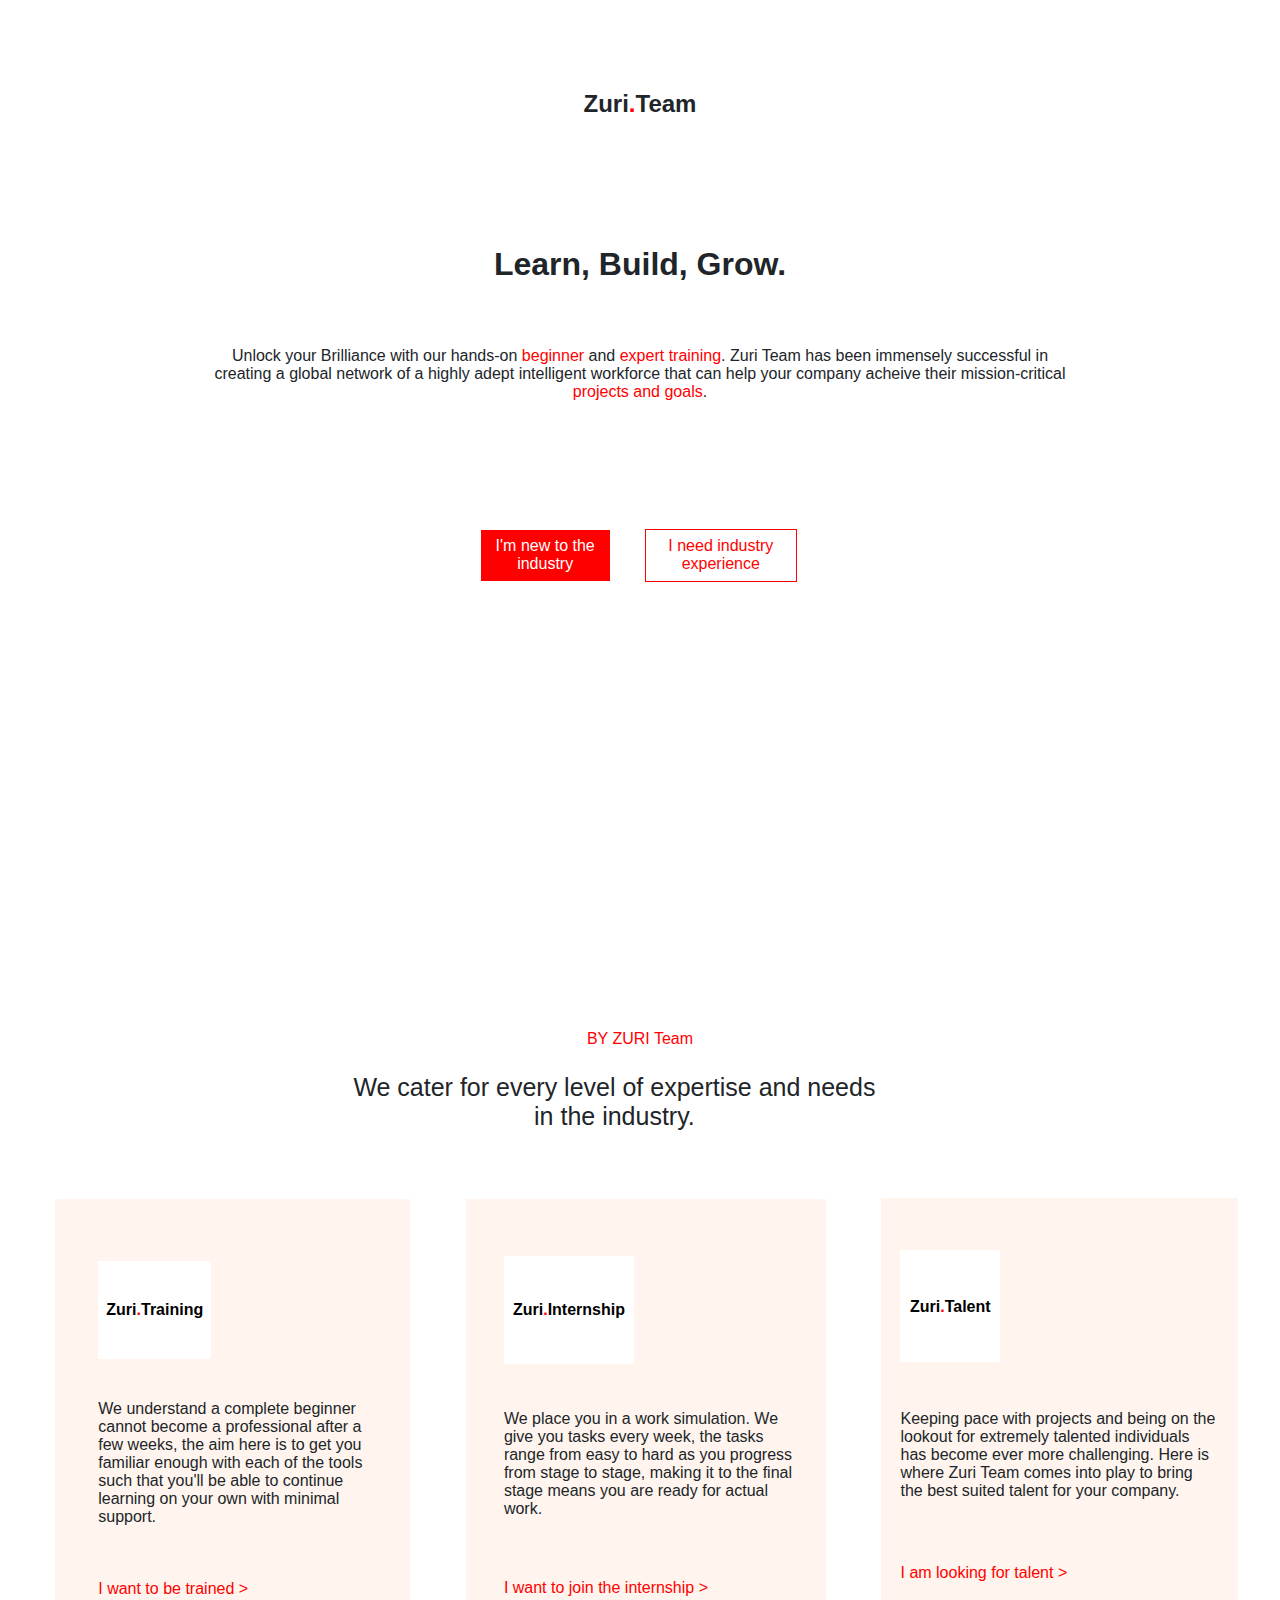
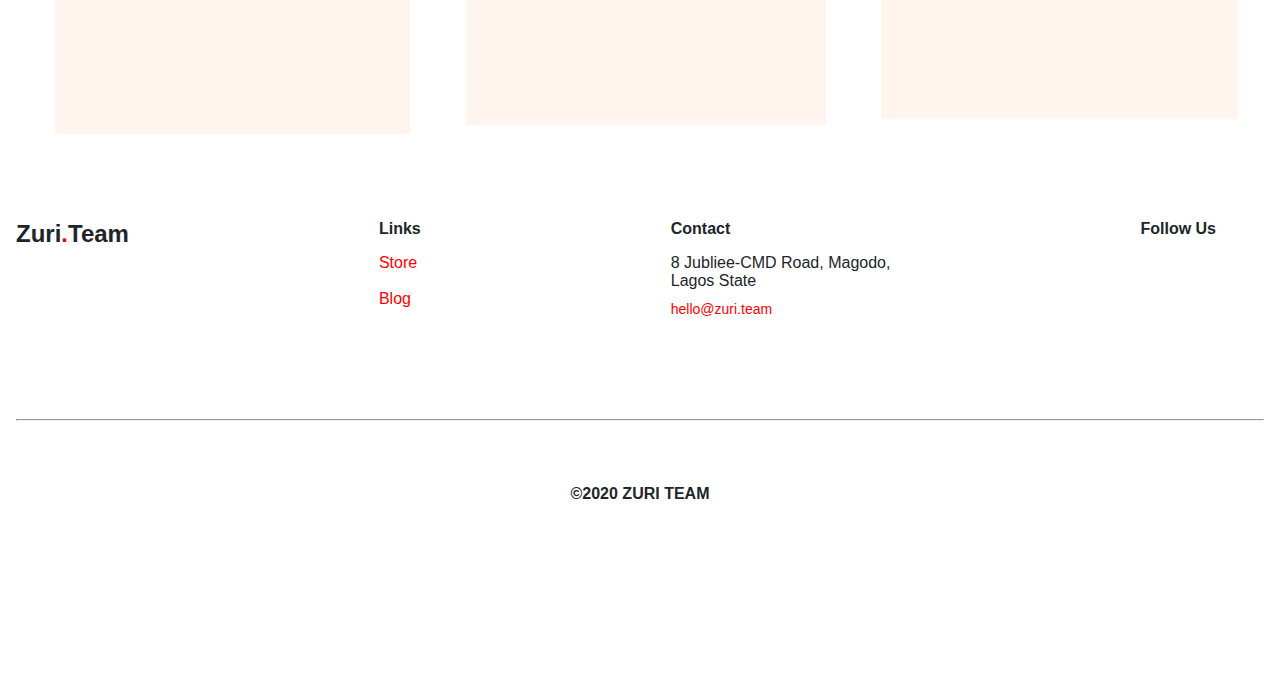
<file: index.html>
<!DOCTYPE html>
<html lang="en">
  <head>
    <meta charset="UTF-8" />
    <meta http-equiv="X-UA-Compatible" content="IE=edge" />
    <meta name="viewport" content="width=device-width, initial-scale=1.0" />
    <title>ZURI | Learn, Build, Grow.</title>
    <link rel="stylesheet" href="style.css" />
  </head>
  <body>
    <main>
      <div class="head">
        <h2>Zuri<span>.</span>Team</h2>
      </div>
      <div class="headd">
        <h1>Learn, Build, Grow.</h1>
      </div>
      <div class="text">
        <p>
          Unlock your Brilliance with our hands-on
          <span>beginner</span> and <span>expert training</span>. Zuri Team has
          been immensely successful in creating a global network of a highly
          adept intelligent workforce that can help your company acheive their
          mission-critical <span>projects and goals</span>.
        </p>
      </div>
      <div class="button">
        <a href="industry.html"><button id="btn-1">I'm new to the industry</button></a><br />
        <a href="experience.html"><button id="btn-2">I need industry experience</button></a>
      </div>
      <div class="by-who">
        <p><span>BY ZURI Team</span></p>
      </div>
      <div class="textt">
        <p>We cater for every level of expertise and needs in the industry.</p>
      </div>
      <div class="flex">
      <section>
        <div class="sec" id="first-sec">
          <div>
            <h4><span class="white">Zuri<span>.</span>Training</span></h4>
          </div>
          <div class="texttt">
            <p>
              We understand a complete beginner cannot become a professional
              after a few weeks, the aim here is to get you familiar enough with
              each of the tools such that you'll be able to continue learning on
              your own with minimal support.
            </p>
          </div>
          <div>
            <a href=""><span>I want to be trained ></span></a>
          </div>
        </div>
      </section>
      <section>
        <div class="sec" id="second-sec">
          <div>
            <h4><span class="white">Zuri<span>.</span>Internship</span></h4>
          </div>
          <div>
            <p class="texttt">
              We place you in a work simulation. We give you tasks every week,
              the tasks range from easy to hard as you progress from stage to
              stage, making it to the final stage means you are ready for actual
              work.
            </p>
          </div>
          <div>
            <a href=""><span>I want to join the internship ></span></a>
          </div>
        </div>
      </section>
      <section>
        <div class="sec" id="third-sec">
          <div>
            <h4><span class="white">Zuri<span>.</span>Talent</span></h4>
          </div>
          <div>
            <p class="texttt">
              Keeping pace with projects and being on the lookout for extremely
              talented individuals has become ever more challenging. Here is
              where Zuri Team comes into play to bring the best suited talent
              for your company.
            </p>
          </div>
          <div>
            <a href=""><span>I am looking for talent ></span></a>
          </div>
        </div>
      </section>
      </div>
    </main>
    <footer>
      <div class="zuri">
      <div class="foot">
        <h1>Zuri<span>.</span>Team</h1>
      </div>
      <div>
        <h2 class="h2" id="links">Links</h2>
        <div class="link">
          <a href=""><span>Store</span></a
          ><br />
          <br />
          <a href=""><span>Blog</span></a>
        </div>
      </div>
      <div>
        <h2 class="h2" id="contact">Contact</h2>
        <div class="ttext">
          <p>
            8 Jubliee-CMD Road, Magodo,<br />
            Lagos State
          </p>
        </div>
        <div class="link" id="link">
          <a href="mailto:hello@zuri.team"><span>hello@zuri.team</span></a>
        </div>
      </div>
      <div>
        <h2 class="h2">Follow Us</h2>
        <a href=""></a>
        <a href=""></a>
        <a href=""></a>
        <a href=""></a>
      </div>
    </div>
      <div>
        <hr style="margin: 0 1em;"/>
        <p class="footer">&copy;2020 ZURI TEAM</p>
      </div>
    </footer>
  </body>
</html>
</file>
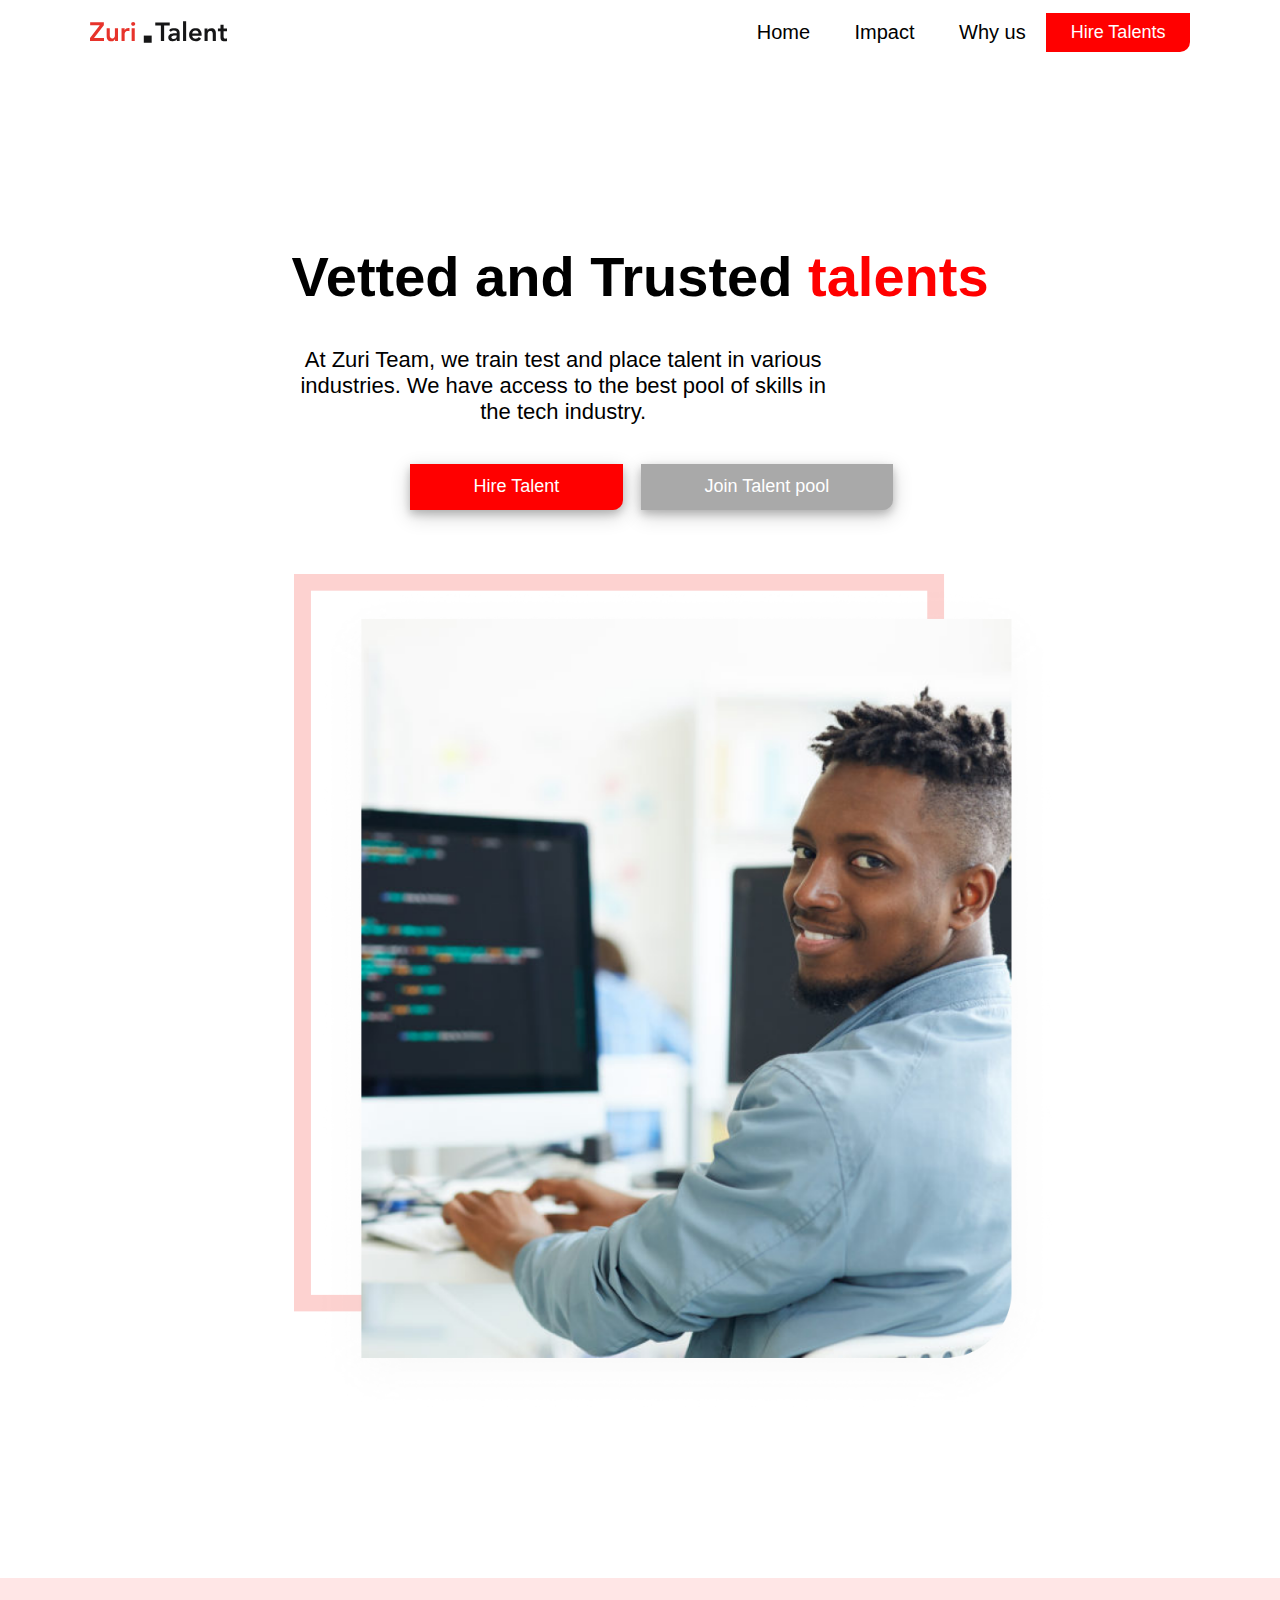
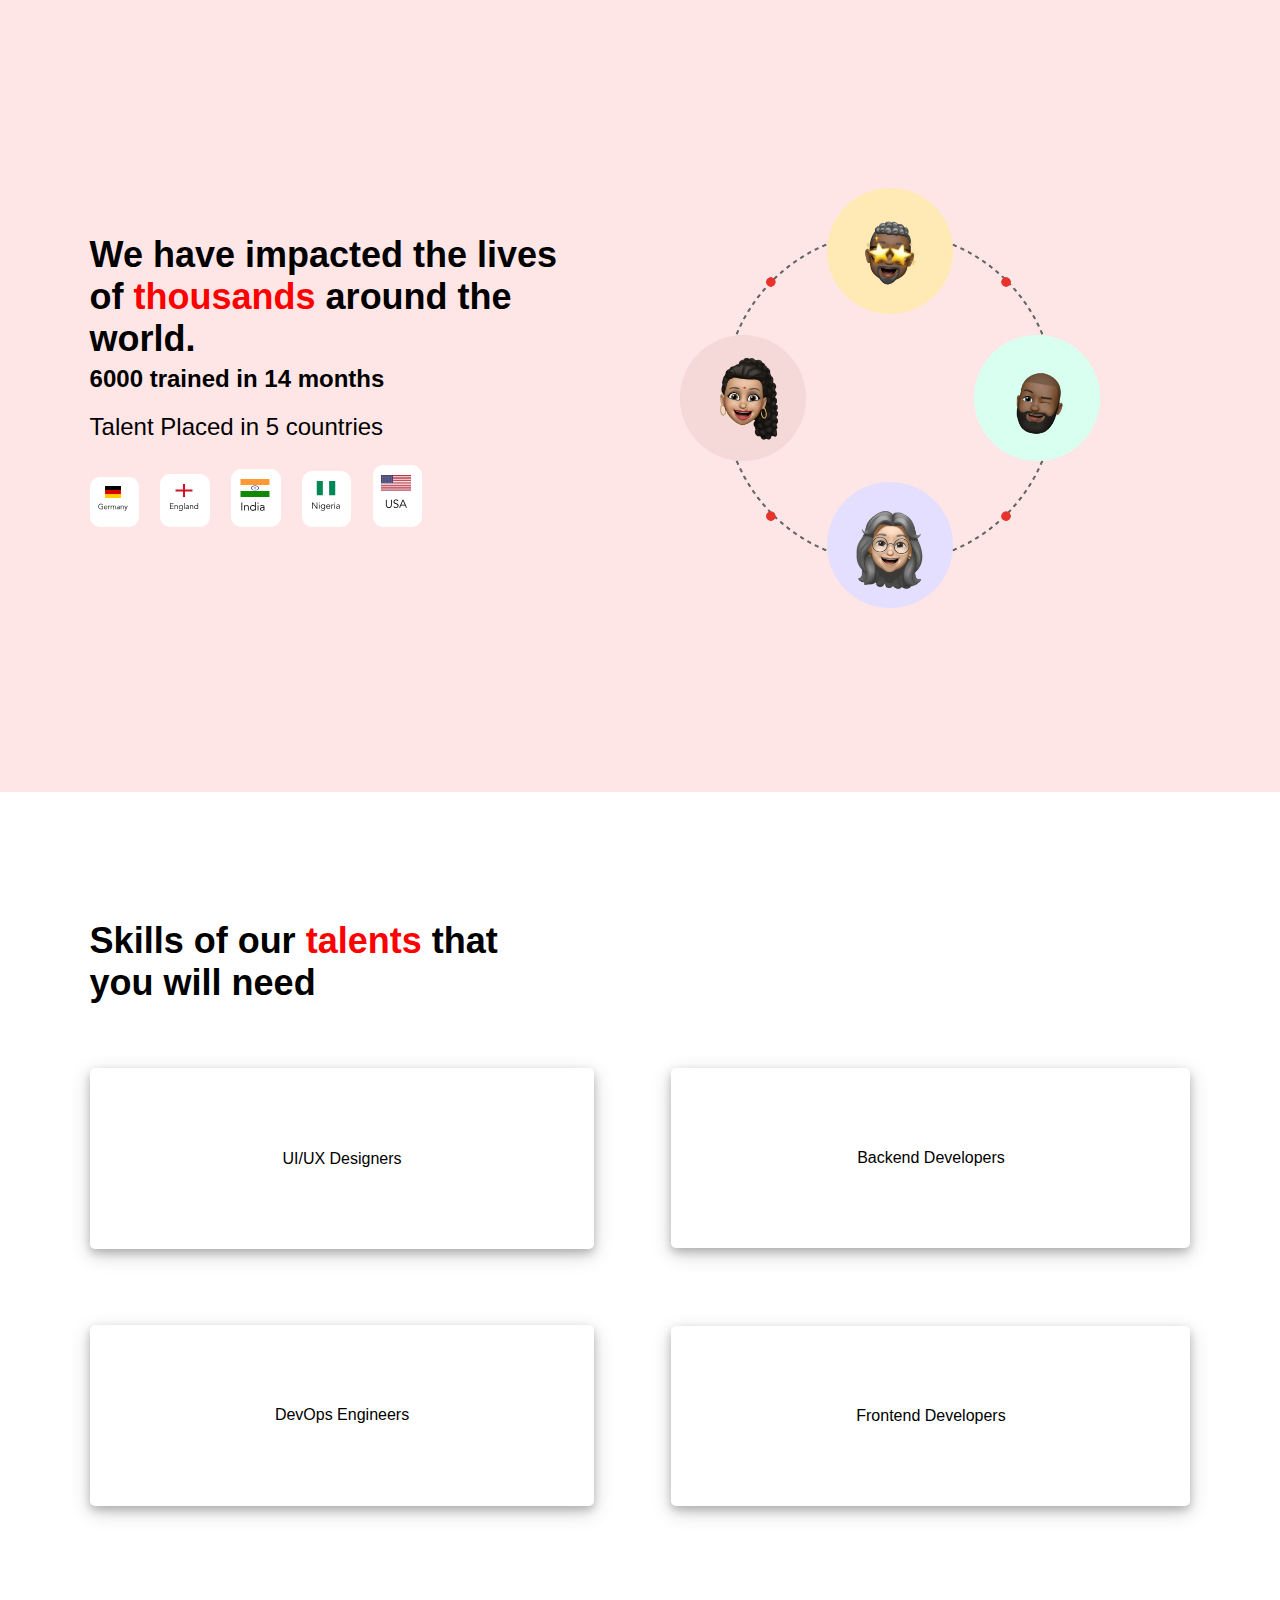
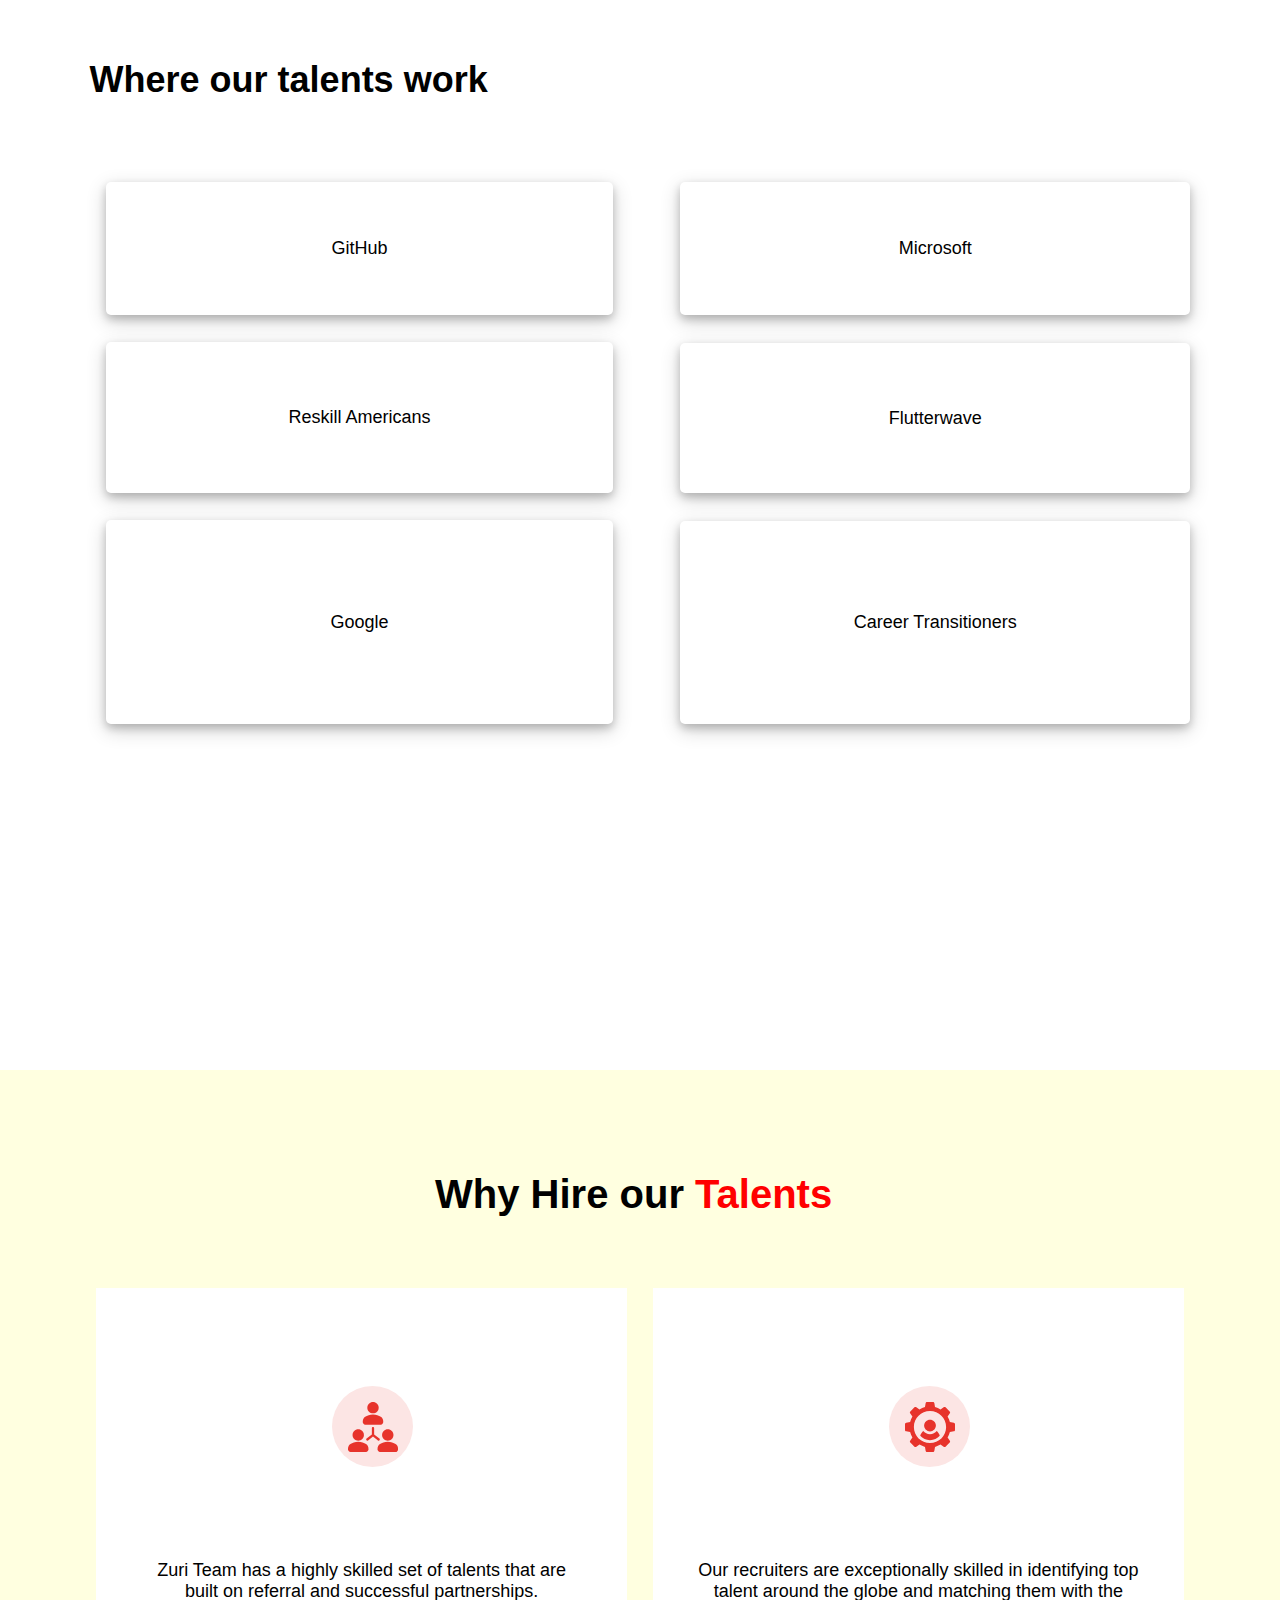
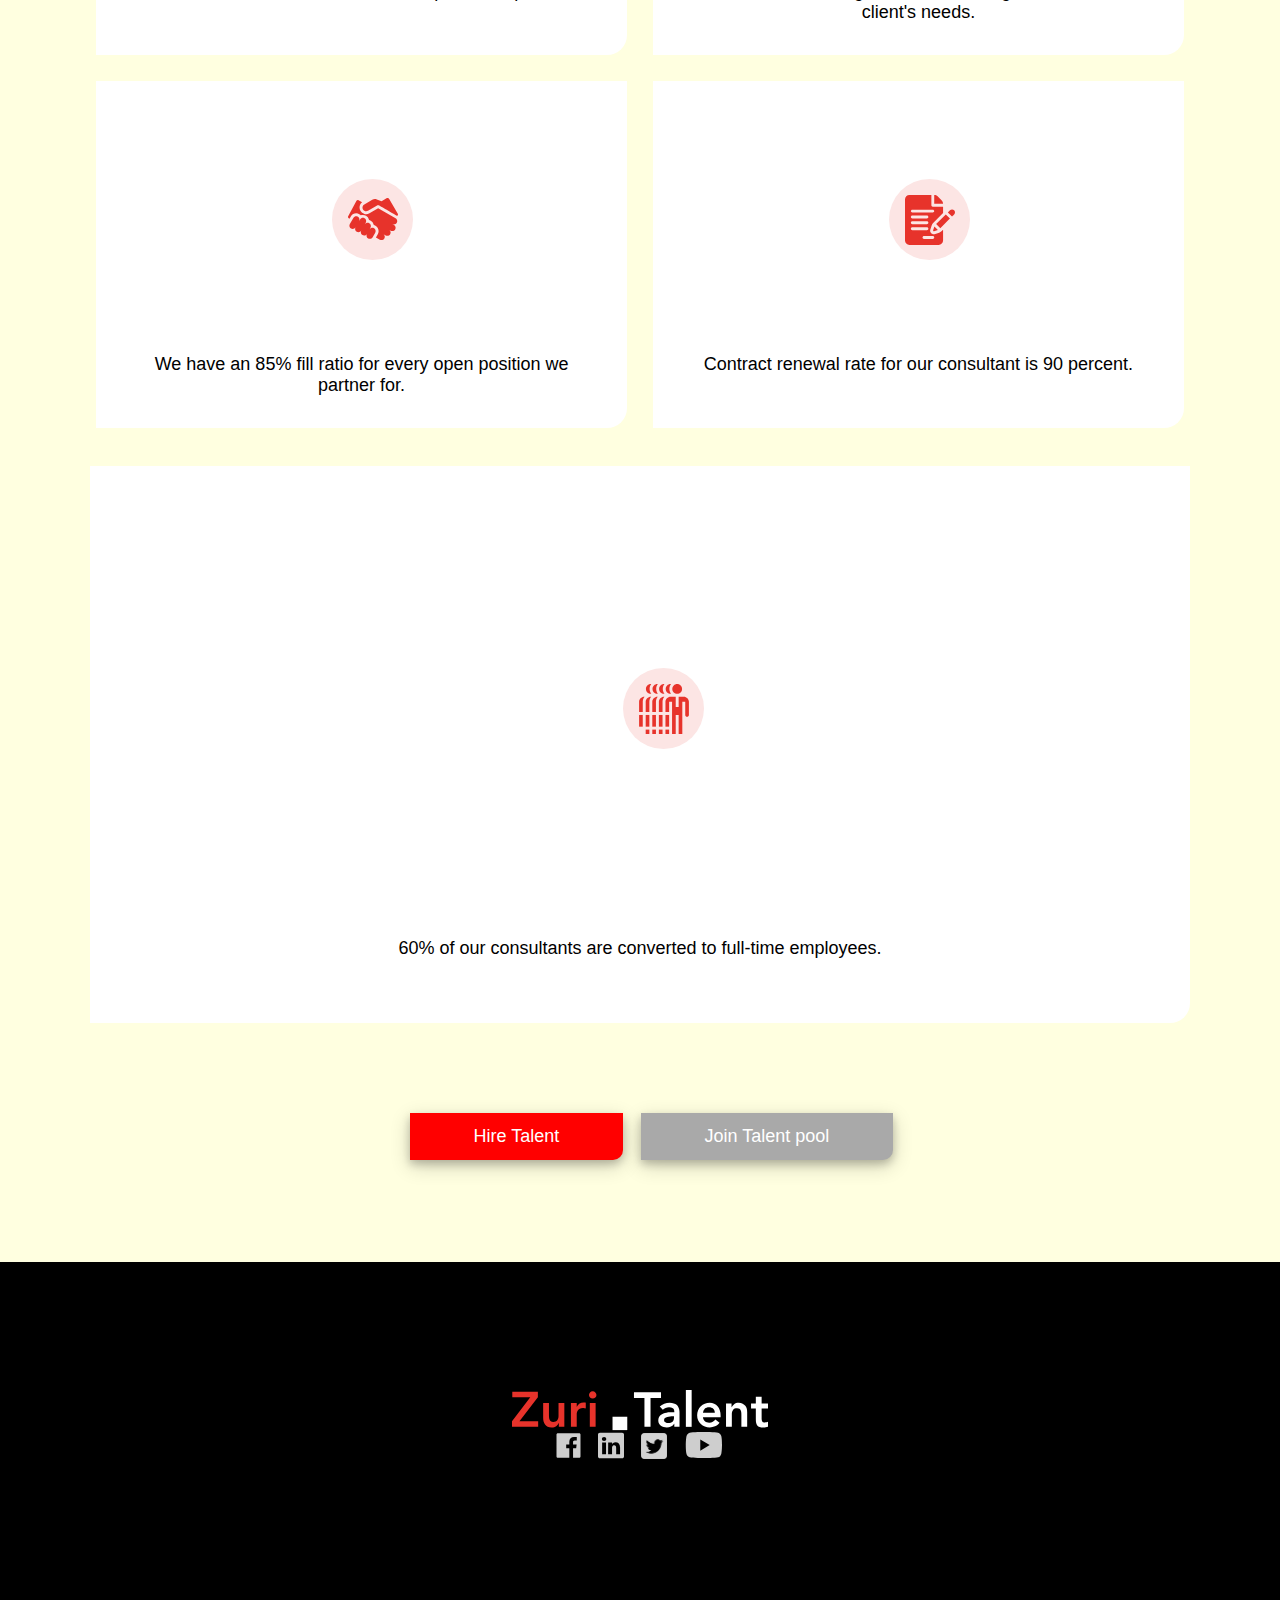
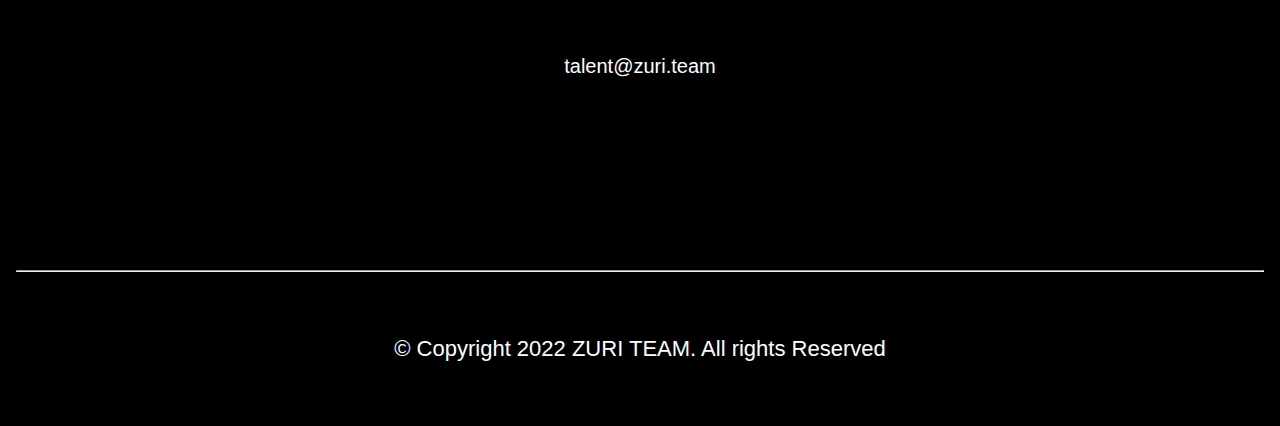
<file: experience.html>
<!DOCTYPE html>
<html lang="en">
  <head>
    <meta charset="UTF-8" />
    <meta http-equiv="X-UA-Compatible" content="IE=edge" />
    <meta name="viewport" content="width=device-width, initial-scale=1.0" />
    <title>Zuri</title>
    <link rel="stylesheet" href="experience.css" />
  </head>
  <body>
    <header>
      <img src="logo.svg" alt="logo" class="logo" />
      <nav>
        <ul class="nav-links">
          <li><a href="">Home</a></li>
          <li><a href="">Impact</a></li>
          <li><a href="">Why us</a></li>
        </ul>
      </nav>
      <a href=""><button class="button">Hire Talents</button></a>
    </header>
    <main>
      <div class="head">
        <h1>Vetted and Trusted <span>talents</span></h1>
      </div>
      <div class="text">
        <p>
          At Zuri Team, we train test and place talent in various industries. We
          have access to the best pool of skills in the tech industry.
        </p>
      </div>
      <div>
        <a href=""><button class="bbutton">Hire Talent</button></a>
        <a href=""><button class="btn">Join Talent pool</button></a>
      </div>
      <div>
        <img src="logo1.png" alt="logo1" class="logo1" />
      </div>
      <div class="first">
        <div class="textt">
          <h2>
            We have impacted the lives of <span>thousands</span> around the
            world.
          </h2>
          <div class="texttt">
            <h4>6000 trained in 14 months</h4>
            <p>Talent Placed in 5 countries</p>
          </div>
          <div class="countries">
            <button><img src="GER.svg" class="country" /></button>
            <button><img src="ENG.svg" class="country" /></button>
            <button><img src="ind.svg" class="country" /></button>
            <button><img src="NIG.svg" class="country" /></button>
            <button><img src="ussa.svg" class="country" /></button>
          </div>
        </div>
        <div>
          <img src="section2.png" class="section2" />
        </div>
      </div>
      <div class="ttext">
        <h1>Skills of our <span>talents</span> that you will need</h1>
      </div>
      <div class="skills">
        <button class="ui">UI/UX Designers</button>
        <button class="be">Backend Developers</button>
        <button class="do">DevOps Engineers</button>
        <button class="fe">Frontend Developers</button>
      </div>
      <div class="ttext">
        <h1>Where our talents work</h1>
      </div>
      <div class="offices">
        <button class="git">GitHub</button>
        <button class="ms">Microsoft</button>
        <button class="ReAm">Reskill Americans</button>
        <button class="flut">Flutterwave</button>
        <button class="ggl">Google</button>
        <button class="CaTra">Career Transitioners</button>
      </div>
      <div class="second">
        <div class="second-head">
          <h1>Why Hire our <span>Talents</span></h1>
        </div>
        <div class="hire">
          <div class="white one">
            <img src="people.svg" class="image"/>
            <p>
              Zuri Team has a highly skilled set of talents that are built on
              referral and successful partnerships.
            </p>
          </div>
          <div class="white two">
            <img src="mech.svg" class="image"/>
            <p>
              Our recruiters are exceptionally skilled in identifying top talent
              around the globe and matching them with the client's needs.
            </p>
          </div>
          <div class="white three">
            <img src="hand.svg" class="image"/>
            <p>
              We have an 85% fill ratio for every open position we partner for.
            </p>
          </div>
          <div class="white four">
            <img src="write.svg" class="image"/>
            <p>Contract renewal rate for our consultant is 90 percent.</p>
          </div>
          <div class="white five">
            <img src="many.svg" class="image" />
            <p>60% of our consultants are converted to full-time employees.</p>
          </div>
        </div>
        <div class="bottom">
          <a href=""><button class="bbutton">Hire Talent</button></a>
          <a href=""><button class="btn">Join Talent pool</button></a>
        </div>
      </div>
    </main>
    <footer>
      <div class="footer">
        <div class="bottomflex1">
      <div class="img">
        <img src="logo2.svg" class="img" />
      </div>
      </div>
      <div class="images">
        <a href="https://www.facebook.com/thezuriteam/"><img src="facebook.svg" class="imgs"/></a>
        <a href="https://www.linkedin.com/company/zuri-team"><img src="linkd.svg" class="imgs"/></a>
        <a href="https://www.twitter.com/thezuriteam"><img src="twit.png"  class="imgs"/></a>
        <a href="https://www.youtube.com/thezuriteam"><img src="youtube.svg" class="imgs imgss"/></a>
      </div>
      </div>
      <div>
      <div class="link">
        <a href="mailto:talent@zuri.team" class="linkk">talent@zuri.team</a>
      </div>
      </div>
      <hr style="margin: 0 1em;"/>
      <div class="copyright">
        <p>&copy; Copyright 2022 ZURI TEAM. All rights Reserved</p>
      </div>
    </footer>
  </body>
</html>
</file>
<file: style.css>
* {
    padding: 0;
    margin: 0;
    font-family: 'Trebuchet MS', 'Lucida Sans Unicode', 'Lucida Grande', 'Lucida Sans', Arial, sans-serif;
    color: #212529;
}
.head {
    text-align: center;
    margin-top: 30%;
}
span {
    color: red;
}
a {
    text-decoration-line: none;
}
.headd {
    text-align: center;
    margin-top: 25%;
    margin-bottom: 10%;
}
.text {
    text-align: center;
    margin-bottom: 30%;
}
button {
    padding: 4%;
    border: 1px solid red;
    font-size: 100%;
    margin: 3%;
}
.button {
    display: flex;
    align-items: center;
    flex-direction: column;

}
#btn-1 {
    background-color: red;
    color: white;
}
#btn-1:hover {
    background-color: transparent;
    color: red;
    cursor: pointer;
}
#btn-2 {
    color: red;
    background-color: transparent;
}
#btn-2:hover {
    background-color: red;
    color: white;
    cursor: pointer;
}
.by-who {
    text-align: center;
    margin-top: 30%;
    margin-bottom: 5%;
}
.textt {
    text-align: center;  
    margin-bottom: 30%;
    font-size: 25px; 
}
.sec {
    background-color: seashell;
    padding: 10%;
    margin: 15% 7%;
}
h4 {
    padding-top: 30%;
}
.white {
    background-color: white;
    color: black;
    padding: 15% 3%;
    display: relative;
}
.texttt {
    margin-top: 30%;
    margin-bottom: 20%;
}
.foot {
    text-align: center;
    padding-top: 50%;
    padding-bottom: 7%;
}
h2 {
    text-align: center;
    padding-bottom: 3%;
}
.link {
    text-align: center;
    padding-bottom: 10%;
}
.footer {
    padding-top: 10%;
    padding-bottom: 30%;
    text-align: center;
    font-weight: 700;
}
.ttext {
    text-align: center;
    margin-bottom: 5%;
}
#link {
    font-size: 14px;
}
@media screen and (min-width: 769px) {
    .head {
       margin-top: 7%; 
    }
    .headd {
        margin-top: 7%;
        margin-bottom: 5%;
    }
    .text {
        padding: 0 6%;
        margin-bottom: 10%;
    }
    .button {
        flex-direction: row;
        justify-content: center;
    }
    button {
        margin: 0 10%;
    }
    .by-who {
        margin-top: 65%;
        margin-bottom: 1%;
    }
    .textt {
        padding: 0 20%;
        margin-top: 1em;
        margin-bottom: 0;
    }
    .zuri {
        display: flex;
        justify-content: space-between;
        padding: 8em 4em 5em 1em;
    }
    .foot {
        padding-top: 0;
        font-size: 12px;
        padding-bottom: 0;
    }
    .h2 {
        font-size: 16px;
        padding-bottom: 1em;
        padding-top: 0;
        text-align: justify;
    }
    .ttext {
        text-align: justify;
        padding-top: 0;
        margin-top: 0;
    }
    .link {
        text-align: justify;
    }
    .footer {
        padding-bottom: 15%;
        padding-top: 5%;
    }
    .sec {
        margin: 7% 4%;
        padding: 10% 5%;
    }
    /*#contact {
        padding-top: 0;
    }
    #links {
        padding-top: 0;
    }*/
}
    @media screen and (min-width: 992px) {
    .flex {
        display: flex;
        margin-left: 3%;
        margin-right: 3%;
    }
    #first-sec {
        padding-right: 10%;
        padding-top: 5%;
        padding-left: 10%;
        padding-bottom: 15%;
        width: 63%;
        height: 80%;
        margin-right: 0;
        margin-top: 16%;
    }
    #second-sec {
        width: 80%;
        margin-top: 18%;
        height: 85%;
        margin-left: 0;
        padding-left: 10%;
        padding-top: 3%;
        
    }
    #third-sec {
        width: 80%;
        height: 85%;
        margin-left: 9%;
        margin-top: 17%;
        padding-top: 1%;
    }
    .text {
        padding: 0 16%;
    }
    .by-who {
        margin-top: 35%;
    }
    .textt {
        margin-right: 11%;
        margin-left: 7%;
    }
}
</file>
<file: experience.css>
* {
  font-family: "Trebuchet MS", "Lucida Sans Unicode", "Lucida Grande",
    "Lucida Sans", Arial, sans-serif;
  box-sizing: border-box;
  margin: 0;
  padding: 0;
  box-sizing: border-box;
}
header {
  display: flex;
  justify-content: flex-end;
  align-items: center;
  padding: 0 7%;
  width: 100%;
  position: sticky;
  z-index: 100;
  top: 0;
  background-color: #ffffff;
}
.logo {
  cursor: pointer;
  margin-right: auto;
}
.nav-links {
  cursor: pointer;
  list-style: none;
}
nav {
  visibility: hidden;
}
.button {
  background-color: red;
  padding: 9px 25px;
  border: none;
  border-bottom-right-radius: 10px;
  cursor: pointer;
  margin-left: 0;
  color: #ffffff;
}
.second {
  background-color: lightyellow;
}
.head {
  padding: 15% 10% 10% 10%;
  text-align: center;
  font-size: 24px;
}
span {
  color: red;
}
.text {
  padding: 10%;
  text-align: center;
}
button {
  font-size: 18px;
}
.logo1 {
  height: 350px;
  width: auto;
  margin-top: 15%;
  margin-left: 8%;
}
.first {
  background-color: #ffe6e6;
  margin-bottom: 30%;
}
.textt {
  padding: 25% 8% 2% 7%;
  font-size: larger;
}
.texttt {
  padding-left: 7%;
}
.texttt h4 {
  padding-bottom: 4%;
}
.countries button {
  background-color: white;
  border: none;
  border-radius: 10px;
  padding: 2% 2%;
  align-items: center;
  justify-content: space-between;
  margin: 5% 0 0 7%;
}
.country {
  width: 25px;
}
.section2 {
  height: 300px;
  width: auto;
  margin-top: 15%;
  margin-left: 8%;
  margin-right: 2%;
  margin-bottom: 20%;
}
.ttext {
  font-size: large;
  padding: 0 10% 15% 7%;
}
.skills {
  display: grid;
  grid-template-areas:
    "ui ui be be"
    "do do fe fe";
  margin: 0 7% 5% 7%;
  padding-bottom: 7%;
}
.ui {
  grid-area: ui;
  background-color: white;
  border-radius: 5px;
  box-shadow: 0 4px 8px 0 rgba(0, 0, 0, 0.2), 0 6px 20px 0 rgba(0, 0, 0, 0.19);
  padding: 15%;
  border: none;
  margin: 0 7% 7% 0;
  font-size: 16px;
}
.ui:hover {
  transform: translateY(-25%)
}
.be {
  grid-area: be;
  background-color: white;
  border-radius: 5px;
  box-shadow: 0 4px 8px 0 rgba(0, 0, 0, 0.2), 0 6px 20px 0 rgba(0, 0, 0, 0.19);
  border: none;
  margin: 0 0 7% 7%;
  font-size: 16px;
  padding: 0 4% 0 4%;
}
.be:hover {
  transform: translateY(-25%)
}
.do {
  grid-area: do;
  background-color: white;
  border-radius: 5px;
  padding: 15%;
  box-shadow: 0 4px 8px 0 rgba(0, 0, 0, 0.2), 0 6px 20px 0 rgba(0, 0, 0, 0.19);
  border: none;
  margin: 7% 7% 0 0;
  font-size: 16px;
}
.do:hover {
  transform: translateY(-25%)
}
.fe {
  grid-area: fe;
  background-color: white;
  border: none;
  border-radius: 5px;
  box-shadow: 0 4px 8px 0 rgba(0, 0, 0, 0.2), 0 6px 20px 0 rgba(0, 0, 0, 0.19);
  margin: 7% 0 0 7%;
  font-size: 16px;
  padding: 0 2% 0 2%;
}
.fe:hover {
  transform: translateY(-30%)
}
.offices {
  display: grid;
  margin: 0 7% 20% 7%;
  padding-bottom: 7%;
  grid-template-areas:
    "git git ms ms"
    "ReAm ReAm flut flut"
    "ggl ggl CaTra CaTra"
    "ggl ggl CaTra CaTra";
}
.git {
  background-color: white;
  border: none;
  grid-area: git;
  border-radius: 5px;
  box-shadow: 0 4px 8px 0 rgba(0, 0, 0, 0.2), 0 6px 20px 0 rgba(0, 0, 0, 0.19);
  margin: 3% 3% 0 3%;
  font-size: 18px;
  padding: 10% 5%;
}
.git:hover {
  transform: translateY(-25%);
}
.ms {
  background-color: white;
  border: none;
  grid-area: ms;
  border-radius: 5px;
  box-shadow: 0 4px 8px 0 rgba(0, 0, 0, 0.2), 0 6px 20px 0 rgba(0, 0, 0, 0.19);
  margin: 3% 0 0 9%;
  font-size: 18px;
  padding: 10% 5%;
}
.ms:hover {
  transform: translateY(-25%);
}
.ReAm {
  background-color: white;
  border: none;
  grid-area: ReAm;
  border-radius: 5px;
  box-shadow: 0 4px 8px 0 rgba(0, 0, 0, 0.2), 0 6px 20px 0 rgba(0, 0, 0, 0.19);
  margin: 5% 3% 0 3%;
  font-size: 18px;
  padding: 0 2% 0 2%;
  padding: 12%;
}
.ReAm:hover {
  transform: translateY(-25%);
}
.flut {
  background-color: white;
  border: none;
  grid-area: flut;
  border-radius: 5px;
  box-shadow: 0 4px 8px 0 rgba(0, 0, 0, 0.2), 0 6px 20px 0 rgba(0, 0, 0, 0.19);
  margin: 5% 0 0 9%;
  font-size: 18px;
  padding: 0 2% 0 2%;
}
.flut:hover {
  transform: translateY(-25%);
}
.ggl {
  background-color: white;
  border: none;
  grid-area: ggl;
  border-radius: 5px;
  box-shadow: 0 4px 8px 0 rgba(0, 0, 0, 0.2), 0 6px 20px 0 rgba(0, 0, 0, 0.19);
  margin: 5% 3% 0 3%;
  font-size: 18px;
  padding: 17% 12%;
}
.ggl:hover {
  transform: translateY(-25%);
}
.CaTra {
  background-color: #ffffff;
  border: none;
  grid-area: CaTra;
  border-radius: 5px;
  box-shadow: 0 4px 8px 0 rgba(0, 0, 0, 0.2), 0 6px 20px 0 rgba(0, 0, 0, 0.19);
  margin: 5% 0 0 9%;
  font-size: 18px;
  padding: 12%;
}
.CaTra:hover {
  transform: translateY(-25%);
}
.second-head {
  text-align: center;
  padding: 35% 15% 20% 15%;
}
.white {
  background-color: #ffffff;
  margin: 7%;
  border-bottom-right-radius: 20px;
  padding: 7% 7% 20% 7%;
  font-size: 18px;
  text-align: center;
}
.white:hover {
  background-color: rgb(22, 22, 23);
  color: #ffffff;
}
.image {
  padding: 15% 30% 20% 35%;
}
.bbutton {
  background-color: red;
  padding: 10% 5% 10% 5%;
  border: none;
  border-bottom-right-radius: 10px;
  cursor: pointer;
  margin-left: 7%;
  color: #ffffff;
  box-shadow: 0 4px 8px 0 rgba(0, 0, 0, 0.2), 0 6px 20px 0 rgba(0, 0, 0, 0.19);
}
.btn {
  background-color: darkgray;
  padding: 10% 3% 10% 3%;
  border: none;
  border-bottom-right-radius: 10px;
  cursor: pointer;
  margin-left: 5%;
  margin-right: 2%;
  color: #ffffff;
  box-shadow: 0 4px 8px 0 rgba(0, 0, 0, 0.2), 0 6px 20px 0 rgba(0, 0, 0, 0.19);
}
.bottom {
  padding: 20% 0 20% 0;
}
footer {
  background-color: black;
}
.footer {
  padding: 30% 23% 10% 23%;
}
.img { 
  width: 100%;
}
.images {
  width: 100%;
  /* padding: 1% 7% 3% 1%; */
  margin-left: 17%;
}
.imgs {
   width: 10%;
   margin-right: 5%;
}
.imgss {
  width: 15%;
}
.copyright {
  color: #ffffff;
  text-align: center;
  font-size: 22px;
  padding: 5% 2% 5% 2%;
}
.link {
  text-align: center;
  outline: none;
  margin: 15% 0 15% 0;
}
.linkk {
  color: #ffffff;
  font-size: 20px;
  text-decoration: none;
}
@media  screen and (min-width: 600px) {
  nav {
    visibility: visible;
  }
  .nav-links li { 
    display: inline-block;
    padding: 0 20px;
}
.nav-links li a {
    /* transition: all 0.3s ease 0s; */
    text-decoration: none;
    color: black;
    font-size: 20px;
}
.nav-links li a:hover {
    background-color: azure;
}
header {
  margin-top: 1%;
}
.head {
  font-size: 28px;
  padding-bottom: 1%;
}
.text {
  padding: 2% 35% 3% 23%;
  font-size: 22px;
}
.bbutton {
  padding: 1% 5% 1% 5%;
  margin-left: 32%;
}
.btn {
  padding: 1% 5% 1% 5%;
  margin-left: 1%;
}
  .logo1 {
    height: 1000px;
    width: 60%;
    margin-top: 5%;
    margin-left: 23%;
    padding-bottom: 12%;
  }
  .first {
    display: flex;
    margin-bottom: 10%;
  }
  .textt {
    padding: 20% 8% 2% 7%;
    font-size: x-large;
  }
  .texttt {
    margin-left: -7%;
    padding-top: 1%;
  }
  .countries button {
    border-radius: 10px;
    padding: 2% 2%;
    margin: 5% 3% 0 0;
  }
  .country {
    width: 30px;
    margin-left: -7%;
  }
  .section2 {
    height: 600px;
    width: auto;
    margin: 15% 0 20% 0;
    padding: 20% 0 10% 0;
  }
  .ttext {
    font-size: large;
    padding: 0 60% 5% 7%;
  }
  .second-head {
    padding: 8% 8% 2% 7%;
    font-size: 20px;
    text-align: center;
  }
  .hire {
    display: grid;
    grid-template-areas:
    "one one two two"
    "three three four four"
    "five five five five" ;
  }
  .white {
    border-bottom-right-radius: 20px;
    padding: 5% 7% 5% 7%; 
    font-size: 18px;
  }
  .one {
    grid-area: one;
    grid-column-start: 1;
    grid-column-end: 4;
    margin-left: 15%;
    margin-right: 2%;
    margin-bottom: 2%;
  }
  .two {
    grid-area: two;
    grid-column-start: 4;
    grid-column-end: 7;
    margin-right: 15%;
    margin-left: 2%;
    margin-bottom: 2%;
  }
  .three {
    grid-area: three;
    grid-column-start: 1;
    grid-column-end: 4;
    margin-left: 15%;
    margin-right: 2%;
    margin-top: 2%;
    margin-bottom: 2%;
  }
  .four {
    grid-area: four;
    grid-column-start: 4;
    grid-column-end: 7;
    margin-right: 15%;
    margin-left: 2%;
    margin-top: 2%;
    margin-bottom: 2%;
  }
  .five {
    grid-area: five;
    grid-column-start: 1;
    grid-column-end: 7;
    margin-top: 2%;
  }
  .bottom {
    padding: 0 0 8% 0;
  }
  footer .bottomflex1 {
    display: flex;
  }
  .footer {
    padding: 10% 40% 0 40%;
  }
  .img {
    float: left;
  }
}
</file>
